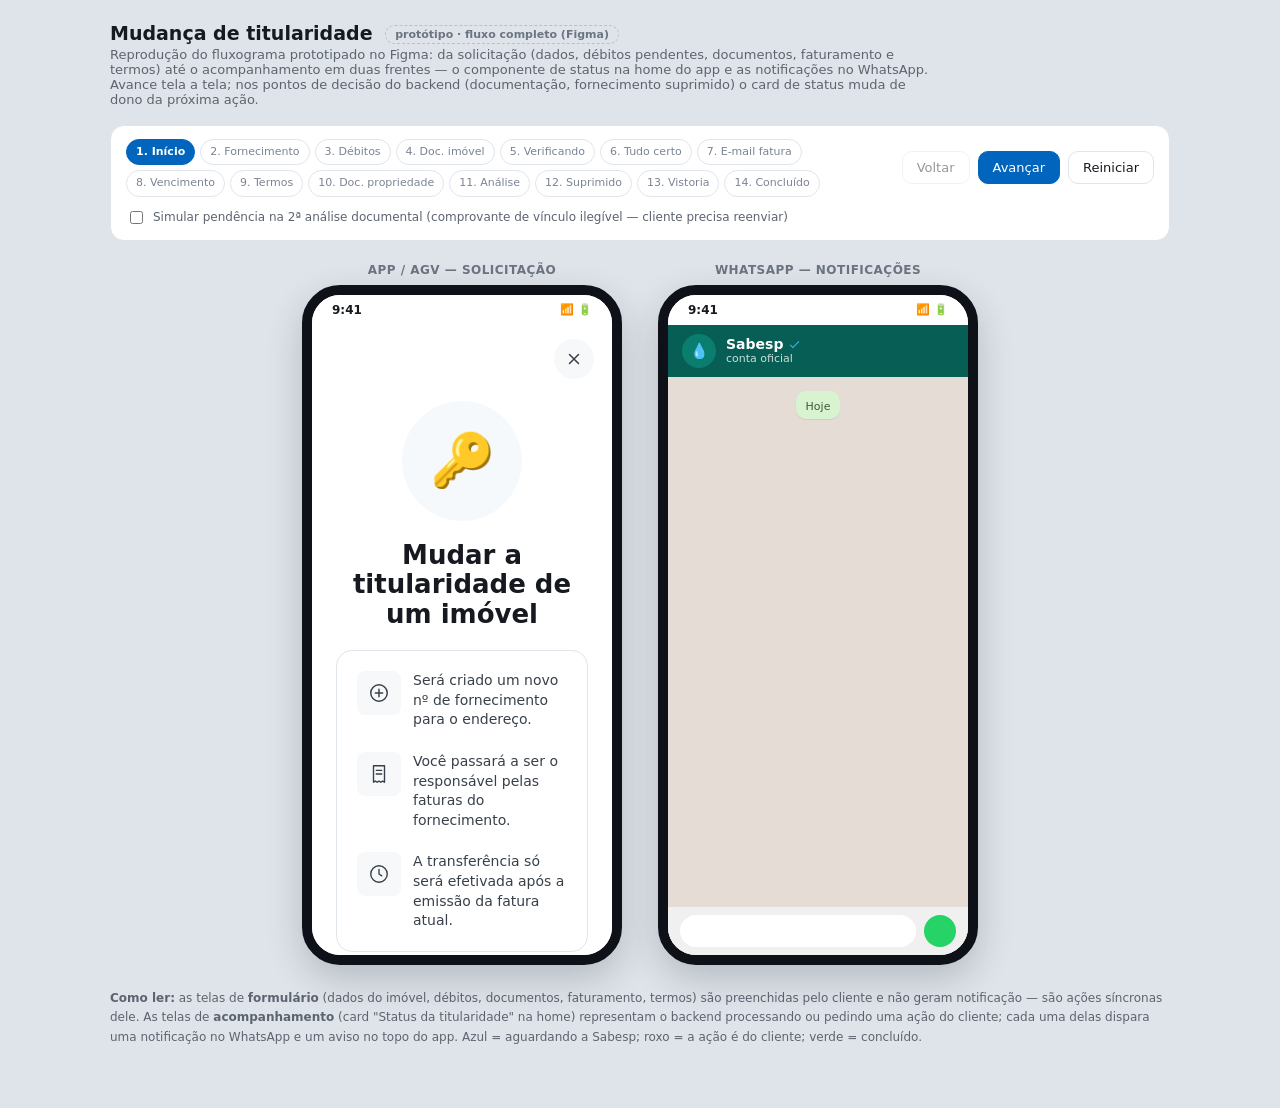
<file: prototipo-mudanca-titularidade.html>
<!DOCTYPE html>
<html lang="pt-BR">
<head>
<meta charset="UTF-8">
<meta name="viewport" content="width=device-width, initial-scale=1.0">
<title>Protótipo — Mudança de titularidade (fluxo completo)</title>
<style>
  :root{
    --blue:#0165bd; --link:#1081eb;
    --client:#eef4fb; --paper:#ffffff; --shell:#dfe4ea;
    --ink:#161a20; --body:#38404a; --caption:#687384; --muted:#7b8494;
    --border:#c8d0da; --border-subtle:#e0e5eb;
    --subtle:#f6f8fa; --primary-subtle:#f6f9fc;
    --step-off:#d3dae3;
    --purple:#9126be; --purple-soft:#f6e7f7;
    --green:#2e9e5b; --green-soft:#e7f6ec;
    --wa-bg:#e5ddd5; --wa-head:#075e54;
  }
  *{box-sizing:border-box}
  body{margin:0;font-family:Inter,system-ui,Arial,sans-serif;background:var(--shell);color:var(--ink);
    -webkit-font-smoothing:antialiased}
  .wrap{max-width:1100px;margin:0 auto;padding:22px 20px 60px}
  h1{font-size:19px;margin:0 0 3px}
  .sub{color:#5c6470;font-size:13px;margin:0 0 18px;max-width:820px}
  .lofi{display:inline-block;font-size:11px;color:#6b7480;border:1px dashed #b9c0c9;border-radius:999px;
    padding:2px 9px;margin-left:6px;vertical-align:middle}

  .controls{background:#fff;border:1px solid var(--border-subtle);border-radius:14px;padding:13px 15px;margin-bottom:22px}
  .controls .row{display:flex;align-items:center;gap:10px;flex-wrap:wrap}
  .steps{display:flex;gap:5px;flex:1;min-width:260px;flex-wrap:wrap}
  .stepbtn{font-size:11px;padding:5px 9px;border-radius:999px;border:1px solid var(--border-subtle);
    background:#fff;color:var(--muted);cursor:pointer;white-space:nowrap;line-height:1.3}
  .stepbtn.done{color:var(--blue);border-color:#bcd9f2;background:#eaf3fc}
  .stepbtn.current{color:#fff;background:var(--blue);border-color:var(--blue);font-weight:600}
  .btns{display:flex;gap:8px}
  button.ctl{font-family:inherit;font-size:13px;border-radius:10px;border:1px solid var(--border-subtle);
    background:#fff;padding:8px 14px;cursor:pointer;color:var(--ink)}
  button.ctl.primary{background:var(--blue);color:#fff;border-color:var(--blue)}
  button.ctl:disabled{opacity:.45;cursor:default}
  .toggle{font-size:12px;color:#5c6470;display:flex;align-items:center;gap:7px;margin-top:11px}
  .toggle input{accent-color:var(--purple)}

  .stage{display:flex;gap:36px;justify-content:center;flex-wrap:wrap;align-items:flex-start}
  .device{width:320px}
  .cap{text-align:center;font-size:12px;color:#6b7480;margin-bottom:8px;font-weight:600;
    letter-spacing:.04em;text-transform:uppercase}
  .phone{background:#fff;border:10px solid #0e1218;border-radius:38px;overflow:hidden;height:680px;
    display:flex;flex-direction:column;box-shadow:0 14px 36px rgba(20,30,45,.2);position:relative}

  /* status bar */
  .sb{height:30px;display:flex;align-items:center;justify-content:space-between;padding:0 20px;
    font-size:12px;font-weight:600;flex:0 0 auto;background:#fff}
  .sb .ic{display:flex;gap:5px;align-items:center;font-size:11px}

  /* ---------- APP ---------- */
  .app{flex:1;display:flex;flex-direction:column;overflow:hidden;background:#fff}
  .app-scroll{flex:1;overflow-y:auto;display:flex;flex-direction:column}

  /* modal chrome (form screens) */
  .m-top{display:flex;align-items:center;gap:10px;padding:14px 18px;flex:0 0 auto}
  .m-btn{width:40px;height:40px;border-radius:999px;background:var(--subtle);display:flex;align-items:center;
    justify-content:center;flex:0 0 auto;cursor:pointer}
  .m-spacer{flex:1}
  .m-title{padding:6px 18px 14px;flex:0 0 auto}
  .m-title h2{font-size:24px;line-height:1.2;margin:0;color:var(--ink);font-weight:600}
  .m-content{padding:6px 18px 18px;flex:1 1 auto;display:flex;flex-direction:column;gap:16px}
  .m-bottom{border-top:1px solid var(--border-subtle);padding:18px;flex:0 0 auto}
  .cta{display:block;width:100%;background:var(--blue);color:#fff;border:none;border-radius:999px;
    font-family:inherit;font-size:15px;font-weight:600;padding:13px 0;text-align:center;cursor:pointer}
  .cta:disabled{opacity:.4;cursor:default}

  /* hero (intro) */
  .hero{flex:1;display:flex;flex-direction:column;align-items:center;justify-content:center;gap:20px;
    padding:8px 24px 12px;text-align:center}
  .hero .ico{width:120px;height:120px;border-radius:50%;background:var(--primary-subtle);display:flex;
    align-items:center;justify-content:center;font-size:52px}
  .hero h2{font-size:26px;margin:0;line-height:1.15;color:var(--ink);font-weight:600}
  .hero-card{border:1px solid var(--border-subtle);border-radius:16px;padding:20px;width:100%;
    display:flex;flex-direction:column;gap:22px}
  .hrow{display:flex;gap:12px;align-items:flex-start}
  .hrow .hi{width:44px;height:44px;border-radius:8px;background:var(--subtle);display:flex;align-items:center;
    justify-content:center;flex:0 0 auto}
  .hrow p{margin:0;font-size:14px;color:var(--body);line-height:1.4;text-align:left}

  /* list navigation options */
  .opt{border:1px solid var(--border);border-radius:16px;padding:22px 20px;display:flex;align-items:center;
    justify-content:space-between;cursor:pointer;gap:10px}
  .opt.sel{border-color:var(--blue);background:var(--primary-subtle)}
  .opt span{font-size:15px;font-weight:500;color:var(--body);line-height:1.35}
  .opt svg{flex:0 0 auto}

  /* text field */
  .field{border:1px solid var(--border-subtle);border-radius:16px;padding:16px;font-size:16px;color:var(--ink)}
  .field.readonly{background:var(--subtle);color:var(--body)}
  .field-label{font-size:12px;color:var(--caption);margin:0 0 6px;font-weight:600;text-transform:uppercase;letter-spacing:.03em}

  /* dropdown */
  .dropdown{border:1px solid var(--border-subtle);border-radius:16px;padding:16px;display:flex;align-items:center;
    gap:12px}
  .dropdown .dlabel{font-size:16px;font-weight:500;color:var(--body);flex:1}

  /* upload dropzone */
  .drop{border:1px dashed var(--border);border-radius:16px;padding:28px 20px;display:flex;flex-direction:column;
    align-items:center;gap:14px;text-align:center}
  .drop .di{width:48px;height:48px;border-radius:8px;background:var(--primary-subtle);display:flex;
    align-items:center;justify-content:center}
  .drop b{font-size:14px;color:var(--body);font-weight:500}
  .drop small{font-size:13px;color:var(--caption)}

  /* radio list */
  .radio-row{border:1px solid var(--border);border-radius:16px;padding:20px;display:flex;align-items:center;
    justify-content:space-between;cursor:pointer}
  .radio-row span{font-size:15px;font-weight:500;color:var(--body)}
  .rb{width:20px;height:20px;border-radius:50%;border:1px solid #a4b1c0;flex:0 0 auto;position:relative}
  .radio-row.sel .rb{border-color:var(--blue);border-width:6px}

  /* checkboxes */
  .check-row{display:flex;gap:12px;align-items:flex-start;cursor:pointer}
  .cb{width:20px;height:20px;border:1px solid var(--border);border-radius:6px;flex:0 0 auto;margin-top:1px;
    display:flex;align-items:center;justify-content:center}
  .cb.on{background:var(--blue);border-color:var(--blue)}
  .check-row p{margin:0;font-size:15px;color:var(--body);line-height:1.4}
  .check-row a{color:#2371e7;font-weight:600;text-decoration:underline}

  /* ---------- HOME (tracking) ---------- */
  .home{flex:1;display:flex;flex-direction:column;background:linear-gradient(180deg,#eef4fb 0%,#eef4fb 180px,#fff 180px)}
  .h-top{display:flex;align-items:center;gap:10px;padding:14px 18px 4px}
  .h-av{width:28px;height:28px;border-radius:50%;background:#c7d7ef;flex:0 0 auto}
  .h-pill{flex:1;height:16px;border-radius:8px;background:#c7d7ef}
  .h-bell{width:28px;height:28px;border-radius:50%;background:#c7d7ef;flex:0 0 auto}
  .h-greet{font-size:26px;font-weight:700;padding:16px 18px 4px;color:var(--ink)}
  .h-alerts{display:flex;gap:8px;padding:8px 18px 18px}
  .h-alert{flex:1;height:88px;border-radius:14px;background:#e0ebfd}
  .h-body{background:#fff;border-radius:16px 16px 0 0;flex:1;padding:20px 18px 26px;display:flex;
    flex-direction:column;gap:16px}

  .track{border:1px solid var(--border-subtle);border-radius:14px;padding:22px 20px;display:flex;
    flex-direction:column;gap:16px}
  .stepper{display:flex;align-items:center}
  .node{border-radius:50%;flex:0 0 auto;display:flex;align-items:center;justify-content:center}
  .node.dot{width:14px;height:14px;background:var(--step-off)}
  .node.done{width:14px;height:14px;background:var(--blue)}
  .node.active{width:24px;height:24px;background:var(--blue);color:#fff}
  .node.active.yours{background:var(--purple)}
  .node.active.done5{background:var(--green)}
  .node.active svg{width:14px;height:14px}
  .seg{flex:1;height:2px;background:var(--step-off);min-width:8px}
  .seg.on{background:var(--blue)}
  .track .tt{margin:0;font-size:15px;font-weight:600;color:var(--ink);line-height:1.3}
  .track .ts{margin:0;font-size:13px;color:var(--caption);line-height:1.4}
  .track a{font-size:13px;font-weight:600;color:var(--link);text-decoration:none;display:inline-flex;
    align-items:center;gap:4px;cursor:pointer}
  .track a.yours{color:var(--purple)}
  .track.done-card{position:relative}
  .track.done-card .stepper{padding-right:30px}
  .track .xclose{position:absolute;top:22px;right:20px;cursor:pointer;color:var(--caption)}

  .skeleton{background:var(--subtle);border-radius:14px;height:190px}

  .h-nav{flex:0 0 auto;display:flex;background:#fff;border-top:1px solid var(--border-subtle);padding:10px 0 14px}
  .h-nav .item{flex:1;display:flex;flex-direction:column;align-items:center;gap:3px;font-size:11px;color:#9aa2ad}
  .h-nav .item.on{color:var(--link)}
  .h-nav .item svg{width:22px;height:22px}

  /* toast (pop-up de notificação no app) */
  .toast{position:absolute;left:14px;right:14px;top:40px;background:#12305a;color:#fff;border-radius:14px;
    padding:12px 14px;font-size:12.5px;line-height:1.4;box-shadow:0 10px 24px rgba(10,20,40,.35);
    display:flex;gap:10px;align-items:flex-start;opacity:0;transform:translateY(-8px);
    transition:.28s;pointer-events:none;z-index:5}
  .toast.show{opacity:1;transform:none}
  .toast .g{width:8px;height:8px;border-radius:50%;background:#59d38a;margin-top:5px;flex:0 0 auto}
  .toast b{display:block;font-size:12px;margin-bottom:2px}

  /* ---------- WHATSAPP ---------- */
  .wa{flex:1;display:flex;flex-direction:column;background:var(--wa-bg)}
  .wa-head{background:var(--wa-head);color:#fff;padding:9px 14px;display:flex;align-items:center;gap:10px}
  .wa-av{width:34px;height:34px;border-radius:50%;background:#0a7d6e;display:flex;align-items:center;justify-content:center;font-size:15px}
  .wa-head .t{font-size:14px;font-weight:600;display:flex;align-items:center;gap:5px}
  .wa-head .s{font-size:11px;opacity:.8}
  .wa-body{flex:1;overflow-y:auto;padding:14px 12px;display:flex;flex-direction:column;gap:8px}
  .bub{max-width:88%;background:#fff;border-radius:10px;padding:8px 10px 5px;font-size:12.5px;line-height:1.42;
    box-shadow:0 1px 1px rgba(0,0,0,.08);align-self:flex-start;animation:pop .25s ease}
  .bub .tm{display:block;text-align:right;font-size:9px;color:#9aa0a6;margin-top:3px}
  .bub.day{align-self:center;background:#d8f3d0;color:#3a5a3a;font-size:11px;max-width:60%;text-align:center}
  @keyframes pop{from{opacity:0;transform:translateY(6px)}to{opacity:1}}
  .wa-foot{background:#f0f0f0;padding:8px 12px;display:flex;gap:8px;align-items:center}
  .wa-foot .inp{flex:1;background:#fff;border-radius:18px;height:32px}
  .wa-foot .snd{width:32px;height:32px;border-radius:50%;background:#25d366}

  .note{max-width:1100px;margin:24px auto 0;font-size:12px;color:#5c6470;line-height:1.65}
</style>
</head>
<body>
<div class="wrap">
  <h1>Mudança de titularidade <span class="lofi">protótipo · fluxo completo (Figma)</span></h1>
  <p class="sub">Reprodução do fluxograma prototipado no Figma: da solicitação (dados, débitos pendentes, documentos, faturamento e termos) até o acompanhamento em duas frentes — o componente de status na home do app e as notificações no WhatsApp. Avance tela a tela; nos pontos de decisão do backend (documentação, fornecimento suprimido) o card de status muda de dono da próxima ação.</p>

  <div class="controls">
    <div class="row">
      <div class="steps" id="steps"></div>
      <div class="btns">
        <button class="ctl" id="back">Voltar</button>
        <button class="ctl primary" id="next">Avançar</button>
        <button class="ctl" id="reset">Reiniciar</button>
      </div>
    </div>
    <label class="toggle"><input type="checkbox" id="pend"> Simular pendência na 2ª análise documental (comprovante de vínculo ilegível — cliente precisa reenviar)</label>
  </div>

  <div class="stage">
    <!-- APP -->
    <div class="device">
      <div class="cap" id="appCap">App / AGV</div>
      <div class="phone">
        <div class="sb"><span>9:41</span><span class="ic">📶 🔋</span></div>
        <div id="toast" class="toast"><span class="g"></span><span><b id="toastTitle"></b><span id="toastMsg"></span></span></div>
        <div class="app"><div class="app-scroll" id="appScroll"></div></div>
      </div>
    </div>

    <!-- WHATSAPP -->
    <div class="device">
      <div class="cap">WhatsApp — notificações</div>
      <div class="phone">
        <div class="sb"><span>9:41</span><span class="ic">📶 🔋</span></div>
        <div class="wa">
          <div class="wa-head">
            <div class="wa-av">💧</div>
            <div><div class="t">Sabesp <svg width="13" height="13" viewBox="0 0 24 24" fill="#34b7f1"><path d="M9 16.2 4.8 12l-1.4 1.4L9 19 21 7l-1.4-1.4z"/></svg></div><div class="s">conta oficial</div></div>
          </div>
          <div class="wa-body" id="waBody"></div>
          <div class="wa-foot"><div class="inp"></div><div class="snd"></div></div>
        </div>
      </div>
    </div>
  </div>

  <p class="note"><b>Como ler:</b> as telas de <b>formulário</b> (dados do imóvel, débitos, documentos, faturamento, termos) são preenchidas pelo cliente e não geram notificação — são ações síncronas dele. As telas de <b>acompanhamento</b> (card "Status da titularidade" na home) representam o backend processando ou pedindo uma ação do cliente; cada uma delas dispara uma notificação no WhatsApp e um aviso no topo do app. Azul = aguardando a Sabesp; roxo = a ação é do cliente; verde = concluído.</p>
</div>

<script>
/* ---------- ícones ---------- */
const ic = {
  back: `<svg width="20" height="20" viewBox="0 0 24 24" fill="none"><path d="M15 5 8 12l7 7" stroke="#38404a" stroke-width="2" stroke-linecap="round" stroke-linejoin="round"/></svg>`,
  close: `<svg width="18" height="18" viewBox="0 0 24 24" fill="none"><path d="M6 6l12 12M18 6 6 18" stroke="#38404a" stroke-width="2" stroke-linecap="round"/></svg>`,
  chevron: `<svg width="20" height="20" viewBox="0 0 24 24" fill="none"><path d="M9 6l6 6-6 6" stroke="#9aa2ad" stroke-width="2" stroke-linecap="round" stroke-linejoin="round"/></svg>`,
  arrowRight: (color) => `<svg width="16" height="16" viewBox="0 0 24 24" fill="none"><path d="M5 12h14M13 6l6 6-6 6" stroke="${color}" stroke-width="2" stroke-linecap="round" stroke-linejoin="round"/></svg>`,
  check: `<svg viewBox="0 0 24 24" fill="none"><path d="M6 12l4 4 8-8" stroke="#fff" stroke-width="2.4" stroke-linecap="round" stroke-linejoin="round"/></svg>`,
  checkSmall: `<svg width="14" height="14" viewBox="0 0 24 24" fill="none"><path d="M5 13l5 5L20 6" stroke="#fff" stroke-width="3" stroke-linecap="round" stroke-linejoin="round"/></svg>`,
  x: `<svg width="18" height="18" viewBox="0 0 24 24" fill="none"><path d="M6 6l12 12M18 6 6 18" stroke="#687384" stroke-width="2" stroke-linecap="round"/></svg>`,
  upload: `<svg width="24" height="24" viewBox="0 0 24 24" fill="none"><path d="M12 15V4M8 8l4-4 4 4" stroke="#0165bd" stroke-width="1.8" stroke-linecap="round" stroke-linejoin="round"/><path d="M4 15v3a2 2 0 0 0 2 2h12a2 2 0 0 0 2-2v-3" stroke="#0165bd" stroke-width="1.8" stroke-linecap="round" stroke-linejoin="round"/></svg>`,
  mail: `<svg width="20" height="20" viewBox="0 0 24 24" fill="none"><rect x="3" y="5" width="18" height="14" rx="2" stroke="#38404a" stroke-width="1.7"/><path d="M4 7l8 6 8-6" stroke="#38404a" stroke-width="1.7" stroke-linecap="round" stroke-linejoin="round"/></svg>`,
  plus: `<svg width="22" height="22" viewBox="0 0 24 24" fill="none"><circle cx="12" cy="12" r="9" stroke="#38404a" stroke-width="1.6"/><path d="M12 8v8M8 12h8" stroke="#38404a" stroke-width="1.6" stroke-linecap="round"/></svg>`,
  receipt: `<svg width="22" height="22" viewBox="0 0 24 24" fill="none"><path d="M6 3h12v18l-2-1.3L14 21l-2-1.3L10 21l-2-1.3L6 21V3Z" stroke="#38404a" stroke-width="1.5" stroke-linejoin="round"/><path d="M9 8h6M9 12h6" stroke="#38404a" stroke-width="1.5" stroke-linecap="round"/></svg>`,
  clock: `<svg width="22" height="22" viewBox="0 0 24 24" fill="none"><circle cx="12" cy="12" r="9" stroke="#38404a" stroke-width="1.5"/><path d="M12 7v5l3 2" stroke="#38404a" stroke-width="1.5" stroke-linecap="round" stroke-linejoin="round"/></svg>`,
  key: `🔑`,
  home: `<svg viewBox="0 0 24 24" fill="none"><path d="M4 11l8-7 8 7" stroke="currentColor" stroke-width="1.8" stroke-linecap="round" stroke-linejoin="round"/><path d="M6 10v9h12v-9" stroke="currentColor" stroke-width="1.8" stroke-linecap="round" stroke-linejoin="round"/></svg>`,
  invoice: `<svg viewBox="0 0 24 24" fill="none"><rect x="6" y="3" width="12" height="18" rx="1.5" stroke="currentColor" stroke-width="1.7"/><path d="M9 8h6M9 12h6M9 16h4" stroke="currentColor" stroke-width="1.7" stroke-linecap="round"/></svg>`,
  services: `<svg viewBox="0 0 24 24" fill="none"><rect x="4" y="4" width="7" height="7" rx="1.5" stroke="currentColor" stroke-width="1.7"/><rect x="13" y="4" width="7" height="7" rx="1.5" stroke="currentColor" stroke-width="1.7"/><rect x="4" y="13" width="7" height="7" rx="1.5" stroke="currentColor" stroke-width="1.7"/><rect x="13" y="13" width="7" height="7" rx="1.5" stroke="currentColor" stroke-width="1.7"/></svg>`,
};

/* ---------- fluxo (telas), copy fiel ao Figma ---------- */
const FLOW = [
  { kind:'hero', label:'Início', pageTitle:null,
    title:'Mudar a titularidade de um imóvel',
    bullets:[
      [ic.plus,'Será criado um novo nº de fornecimento para o endereço.'],
      [ic.receipt,'Você passará a ser o responsável pelas faturas do fornecimento.'],
      [ic.clock,'A transferência só será efetivada após a emissão da fatura atual.'],
    ] },
  { kind:'form', label:'Fornecimento', pageTitle:'Fornecimento solicitado', variant:'field',
    fieldLabel:'Novo número de fornecimento', fieldValue:'12345678910',
    wa:'✅ Recebemos sua solicitação de mudança de titularidade. Seu novo número de fornecimento é 12345678910.',
    toast:['Solicitação recebida','Guarde o número do fornecimento para acompanhar.'] },
  { kind:'form', label:'Débitos', pageTitle:'Resolução de contas pendentes', variant:'options',
    options:['Débito não é do solicitante','Débito não é do solicitante, mas deseja assumí-lo','Débito é do solicitante'] },
  { kind:'form', label:'Doc. imóvel', pageTitle:'Documento de início de propriedade', variant:'upload' },
  { kind:'home', label:'Verificando', step:1, mode:'ours',
    title:'Estamos verificando os documentos para a mudança de titularidade',
    subtitle:'Se estiver tudo certo e os débitos não forem seus, seguimos automaticamente.',
    link:'Ver detalhes', actionable:false,
    wa:'📄 Estamos verificando os documentos da sua solicitação de mudança de titularidade. Se estiver tudo certo e os débitos não forem seus, seguimos automaticamente.',
    toast:['Documentos em verificação','Avisamos quando tiver resultado.'] },
  { kind:'home', label:'Tudo certo', step:2, mode:'yours',
    title:'Tudo certo! Você pode seguir com a mudança de titularidade',
    subtitle:'Verificação de débitos concluída, sem pendências. Continue a sua solicitação.',
    link:'Continuar', actionable:true,
    wa:'✅ Verificação de débitos concluída, sem pendências. Continue a sua solicitação pelo app.',
    toast:['Tudo certo!','Continue a sua solicitação.'] },
  { kind:'form', label:'E-mail fatura', pageTitle:'Envio de faturas', variant:'dropdown',
    dropdownIcon: ic.mail, dropdownLabel:'E-mail', fieldValue:'maria@gmail.com' },
  { kind:'form', label:'Vencimento', pageTitle:'Vencimento de faturas', variant:'radios',
    radios:['Todo dia 01','Todo dia 05','Todo dia 10','Todo dia 15','Todo dia 20','Todo dia 25'], selected:2 },
  { kind:'form', label:'Termos', pageTitle:'Termos de adesão', variant:'terms',
    checks:[
      'Declaro que serei o titular responsável pelas faturas deste endereço e estou ciente de que informações falsas podem gerar penalidades legais.',
      'Se não quiser mais ser o responsável, devo solicitar o encerramento do contrato com a Sabesp. Caso contrário, responderei pelos débitos.',
      { pre:'Li e concordo com os termos descritos no ', link:'Contrato de Adesão', post:'.' },
    ] },
  { kind:'form', label:'Doc. propriedade', pageTitle:'Documento de propriedade do imóvel', variant:'upload' },
  { kind:'home', label:'Análise', step:3, dynamic:true },
  { kind:'home', label:'Suprimido', step:4, mode:'yours',
    title:'Verificamos que o fornecimento do imóvel está suprimido',
    subtitle:'Continue a solicitação agendando uma vistoria para resolver a situação.',
    link:'Continuar', actionable:true,
    wa:'🔧 Verificamos que o fornecimento do imóvel está suprimido. Continue a solicitação agendando uma vistoria para resolver a situação.',
    toast:['Fornecimento suprimido','Agende uma vistoria para continuar.'] },
  { kind:'home', label:'Vistoria', step:4, mode:'ours',
    title:'Vistoria agendada',
    subtitle:'Vamos verificar a supressão do imóvel para seguir com a mudança de titularidade.',
    link:'Ver detalhes', actionable:false,
    wa:'🗓️ Vistoria agendada. Vamos verificar a supressão do imóvel para seguir com a mudança de titularidade.',
    toast:['Vistoria agendada','Confirmação da supressão do imóvel.'] },
  { kind:'home', label:'Concluído', step:5, mode:'done', closable:true,
    title:'Mudança de titularidade concluída!',
    subtitle:'Você é o novo titular do imóvel solicitado.',
    link:'Ver detalhes', actionable:false,
    wa:'🎉 Mudança de titularidade concluída! Você é o novo titular do imóvel solicitado.',
    toast:['Titularidade concluída','Você é o novo titular do imóvel.'] },
];
const ANALISE_NORMAL = {
  title:'Seus documentos estão sendo analisados',
  subtitle:'Se estiver tudo certo, seguimos automaticamente.',
  link:'Ver detalhes', mode:'ours', actionable:false,
  wa:'📄 Seus documentos entraram em análise. Se estiver tudo certo, seguimos automaticamente.',
  toast:['Documentos em análise','Avisamos quando tiver resultado.'],
};
const ANALISE_PEND = {
  title:'Um documento precisa ser reenviado',
  subtitle:'O comprovante de vínculo ficou ilegível e precisamos que você reenvie.',
  link:'Reenviar', mode:'yours', actionable:true,
  wa:'⚠️ Um documento precisa ser reenviado: o comprovante de vínculo ficou ilegível. Toque para reenviar pelo app.',
  toast:['Ação necessária','Reenvie o comprovante de vínculo.'],
};

const N = FLOW.length;
let cur = 0;
let selOption = null, selRadio = 8, checks = [false,false,false];

const $ = id => document.getElementById(id);

function resolvedHome(screen){
  if(!screen.dynamic) return screen;
  return Object.assign({}, screen, $('pend').checked ? ANALISE_PEND : ANALISE_NORMAL);
}

/* ---------- stepper (5 marcos) ---------- */
function stepperHtml(activeStep, mode){
  let h = '';
  for(let i=1;i<=5;i++){
    if(i>1) h += `<div class="seg ${i<=activeStep?'on':''}"></div>`;
    if(i<activeStep) h += `<div class="node done"></div>`;
    else if(i===activeStep){
      const cls = mode==='yours' ? 'active yours' : (mode==='done' ? 'active done5' : 'active');
      h += `<div class="node ${cls}">${mode==='done'?ic.check:''}</div>`;
    } else h += `<div class="node dot"></div>`;
  }
  return h;
}

/* ---------- render de cada tipo de tela ---------- */
function renderModalTop(hasBack){
  return `<div class="m-top">
    ${hasBack ? `<div class="m-btn" data-nav="back">${ic.back}</div>` : `<div class="m-btn" style="visibility:hidden">${ic.back}</div>`}
    <div class="m-spacer"></div>
    <div class="m-btn" data-nav="reset">${ic.close}</div>
  </div>`;
}

function renderHero(screen){
  return `
    ${renderModalTop(false)}
    <div class="hero">
      <div class="ico">${ic.key}</div>
      <h2>${screen.title}</h2>
      <div class="hero-card">
        ${screen.bullets.map(([icon,text])=>`
          <div class="hrow"><div class="hi">${icon}</div><p>${text}</p></div>
        `).join('')}
      </div>
    </div>
    <div class="m-bottom"><button class="cta" data-nav="next">Continuar</button></div>
  `;
}

function renderModalBody(screen){
  switch(screen.variant){
    case 'field':
      return `<div><p class="field-label">${screen.fieldLabel}</p>
        <div class="field readonly">${screen.fieldValue}</div></div>`;
    case 'options':
      return screen.options.map((opt,i)=>`
        <div class="opt ${selOption===i?'sel':''}" data-opt="${i}">
          <span>${opt}</span>${ic.chevron}
        </div>`).join('');
    case 'upload':
      return `<div class="drop">
        <div class="di">${ic.upload}</div>
        <div><b>Adicionar arquivo</b><br><small>PDF, JPG ou PNG (até 30MB)</small></div>
      </div>`;
    case 'dropdown':
      return `<div class="dropdown">${screen.dropdownIcon}<span class="dlabel">${screen.dropdownLabel}</span>${ic.chevron}</div>
        <div class="field">${screen.fieldValue}</div>`;
    case 'radios':
      return screen.radios.map((r,i)=>`
        <div class="radio-row ${selRadio===i?'sel':''}" data-radio="${i}">
          <span>${r}</span><div class="rb"></div>
        </div>`).join('');
    case 'terms':
      return screen.checks.map((c,i)=>`
        <div class="check-row" data-check="${i}">
          <div class="cb ${checks[i]?'on':''}">${checks[i]?ic.checkSmall:''}</div>
          <p>${typeof c==='string' ? c : `${c.pre}<a>${c.link}</a>${c.post}`}</p>
        </div>`).join('');
    default: return '';
  }
}

function renderForm(screen, idx){
  const ctaDisabled = screen.variant==='terms' && !checks.every(Boolean);
  return `
    ${renderModalTop(idx>0)}
    <div class="m-title"><h2>${screen.pageTitle}</h2></div>
    <div class="m-content">${renderModalBody(screen)}</div>
    <div class="m-bottom"><button class="cta" data-nav="next" ${ctaDisabled?'disabled':''}>Continuar</button></div>
  `;
}

function renderHome(screen){
  const r = resolvedHome(screen);
  const linkClass = r.mode==='yours' ? 'yours' : '';
  const linkAttr = r.actionable ? 'data-nav="next"' : '';
  return `
    <div class="home">
      <div class="h-top"><div class="h-av"></div><div class="h-pill"></div><div class="h-bell"></div></div>
      <div class="h-greet">Olá, Maria!</div>
      <div class="h-alerts"><div class="h-alert"></div><div class="h-alert"></div><div class="h-alert"></div></div>
      <div class="h-body">
        <div class="track ${screen.closable?'done-card':''}">
          ${screen.closable ? `<div class="xclose" data-nav="reset">${ic.x}</div>` : ''}
          <div class="stepper">${stepperHtml(screen.step, r.mode)}</div>
          <p class="tt">${r.title}</p>
          <p class="ts">${r.subtitle}</p>
          <a class="${linkClass}" ${linkAttr}>${r.link} ${ic.arrowRight(r.mode==='yours'?'#9126be':'#1081eb')}</a>
        </div>
        <div class="skeleton"></div>
      </div>
      <div class="h-nav">
        <div class="item on">${ic.home}Início</div>
        <div class="item">${ic.invoice}Faturas</div>
        <div class="item">${ic.services}Serviços</div>
      </div>
    </div>
  `;
}

function render(){
  const screen = FLOW[cur];

  $('steps').innerHTML = FLOW.map((s,i)=>{
    const c = i<cur ? 'done' : (i===cur ? 'current' : '');
    return `<span class="stepbtn ${c}" data-i="${i}">${i+1}. ${s.label}</span>`;
  }).join('');

  $('appCap').textContent = screen.kind==='home' ? 'App / AGV — home' : 'App / AGV — solicitação';

  let html;
  if(screen.kind==='hero') html = renderHero(screen);
  else if(screen.kind==='form') html = renderForm(screen, cur);
  else html = renderHome(screen);
  $('appScroll').innerHTML = html;

  // whatsapp acumulado (apenas telas com notificação)
  let bubbles = `<div class="bub day">Hoje</div>`;
  const startMinutes = 9*60+10;
  for(let i=0;i<=cur;i++){
    const s = FLOW[i];
    const r = s.dynamic ? resolvedHome(s) : s;
    if(!r.wa) continue;
    const mins = startMinutes + i*17;
    const hh = String(Math.floor(mins/60)).padStart(2,'0');
    const mm = String(mins%60).padStart(2,'0');
    bubbles += `<div class="bub">${r.wa}<span class="tm">${hh}:${mm}</span></div>`;
  }
  $('waBody').innerHTML = bubbles;
  $('waBody').scrollTop = $('waBody').scrollHeight;

  $('back').disabled = cur===0;
  $('next').disabled = cur===N-1;
}

function toast(){
  const screen = FLOW[cur];
  const r = screen.dynamic ? resolvedHome(screen) : screen;
  if(!r.toast) return;
  $('toastTitle').textContent = r.toast[0];
  $('toastMsg').textContent = r.toast[1];
  const el = $('toast'); el.classList.add('show');
  clearTimeout(window._tt); window._tt = setTimeout(()=>el.classList.remove('show'), 2600);
}

function goNext(){ if(cur<N-1){ cur++; render(); toast(); } }
function goBack(){ if(cur>0){ cur--; render(); } }
function goReset(){ cur=0; selOption=null; selRadio=8; checks=[false,false,false]; $('pend').checked=false; render(); }

$('next').onclick = goNext;
$('back').onclick = goBack;
$('reset').onclick = goReset;
$('pend').onchange = ()=>{ render(); };
$('steps').onclick = e=>{ const s=e.target.closest('.stepbtn'); if(s){ cur=+s.dataset.i; render(); } };

$('appScroll').addEventListener('click', e=>{
  const nav = e.target.closest('[data-nav]');
  if(nav){
    const action = nav.dataset.nav;
    if(action==='next' && !nav.disabled) goNext();
    else if(action==='back') goBack();
    else if(action==='reset') goReset();
    return;
  }
  const opt = e.target.closest('[data-opt]');
  if(opt){ selOption = +opt.dataset.opt; render(); return; }
  const radio = e.target.closest('[data-radio]');
  if(radio){ selRadio = +radio.dataset.radio; render(); return; }
  const check = e.target.closest('[data-check]');
  if(check){ const i=+check.dataset.check; checks[i]=!checks[i]; render(); return; }
});

render();
</script>
</body>
</html>
</file>
